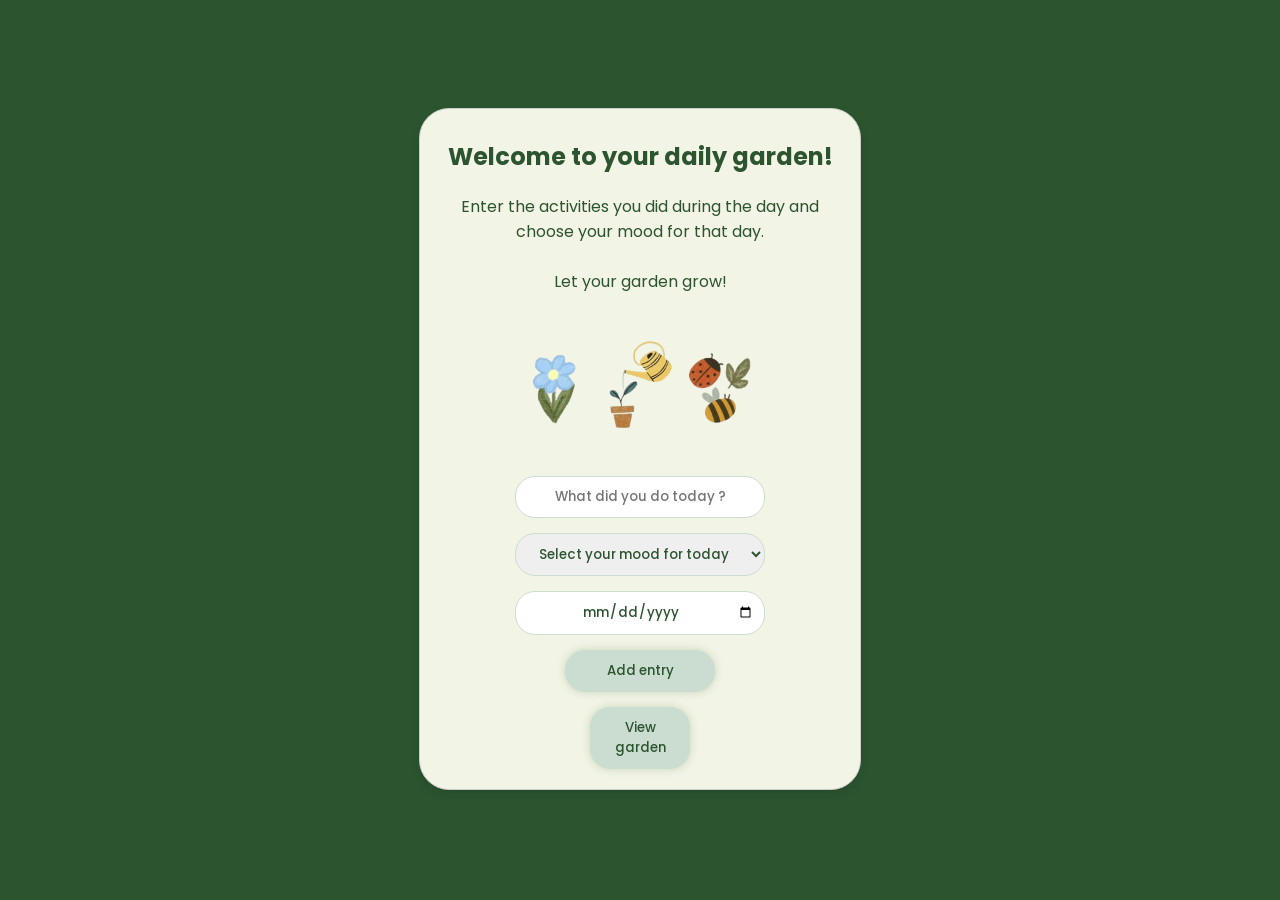
<file: index.html>
<!DOCTYPE html>
<html lang="en">
<head>
    <meta charset="UTF-8">
    <meta name="viewport" content="width=device-width, initial-scale=1.0">
    <title>GROW YOUR GARDEN</title>
    <link rel="stylesheet" href="style.css">
    <link href="https://fonts.googleapis.com/css2?family=Poppins:wght@300;400;600&display=swap" rel="stylesheet">

</head>

<body class="index-body">
      
<div class="container">

   <div class="title">
     <h2>Welcome to your daily garden!</h2>

     <p>Enter the activities you did during the day and choose your mood for that day. <br><br>
      Let your garden grow!</p>
   </div>

   <div class="icons">
     <img src="icons.png" alt="garden collage">
    </div>

  <div class="forms"> 
      <input class="input" type="text" id="activities"name="activities" placeholder="What did you do today ?">
      <select  class="input" name="mood" id="mood">
         <option value="" disabled selected hidden>Select your mood for today</option>
         <option value="Happy">Happy</option>
         <option value="Sad">Sad</option>
         <option value="a">Angry</option>
         <option value="Calm">Calm</option>
         <option value="Tired">Tired</option>
         <option value="Creative">Creative</option>
      </select>

     <input class="input" type="date" id="date" name="date">
     <button class="input" type="button" id="addEntry">Add entry</button>

     <a href="garden.html" >
      <button class="input" id="indexbutton" type="button">View garden</button>
     </a>
 
  </div>


</div>

<script src="script.js"></script>

</body>

</html>
</file>
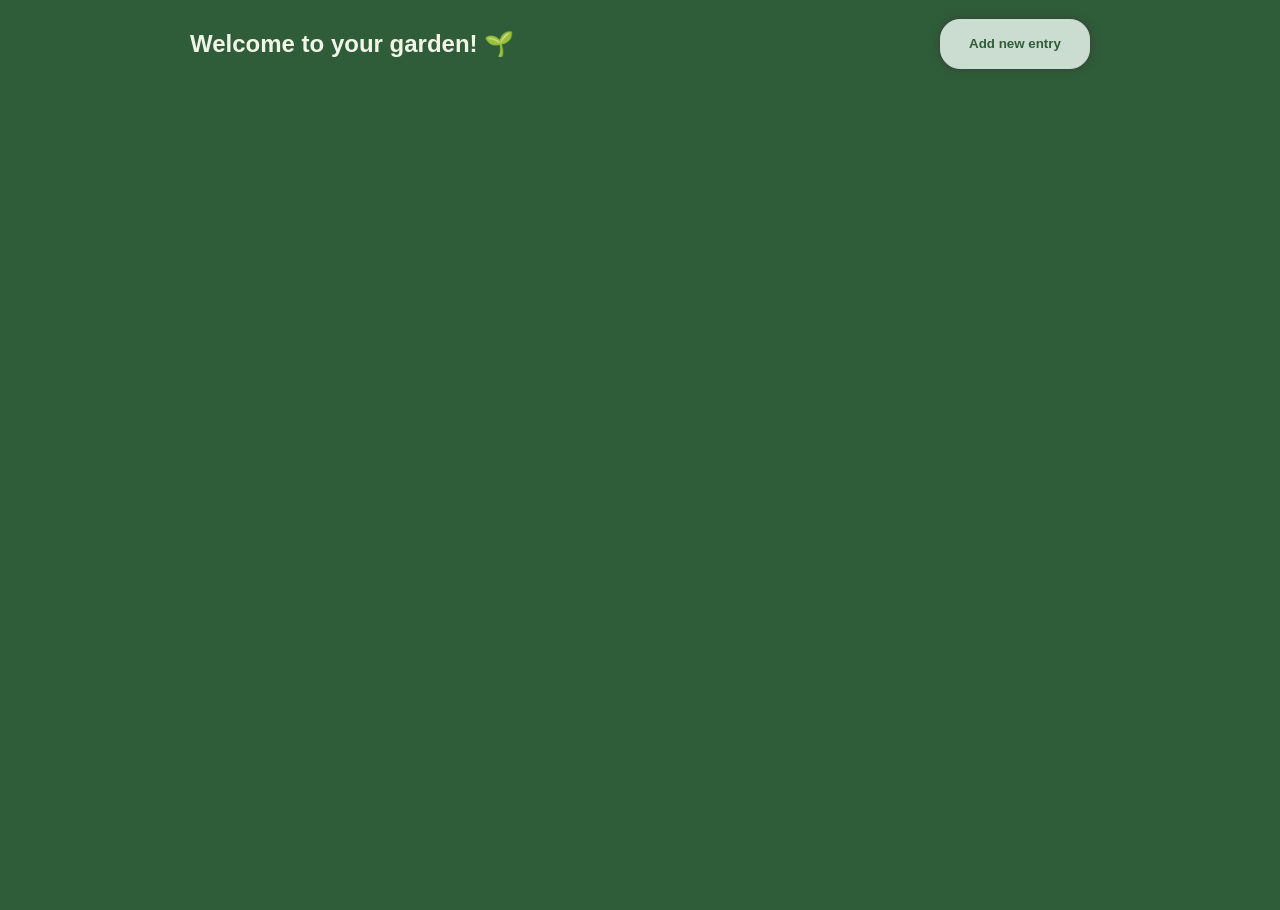
<file: garden.html>
<!DOCTYPE html>
<html lang="en">
<head>
    <meta charset="UTF-8">
    <meta name="viewport" content="width=device-width, initial-scale=1.0">
    <title>YOUR GARDEN</title>
    <link rel="stylesheet" href="style.css">
</head>

<body class="garden-body">

    <div class="garden-container">

      <div class="garden-title">
         <h2>Welcome to your garden! 🌱</h2>

           <a href="index.html" >
              <button id="gardenbutton" type="button">Add new entry</button>
           </a>

      </div>

      <div id="gardenGrid"></div>

    </div>


     <script src="garden.js"></script>

</body>

</html>
</file>
<file: style.css>
.index-body {
   font-family: 'Poppins', 'Montserrat', 'Roboto', sans-serif;
    display: flex;
    justify-content: center;
    align-items: center;
    min-height: 98vh;
     box-sizing: border-box;
    background-color: #2c542f;
  
}
.container {
   display: flex;
   flex-direction: column;
   gap: 10px;
   border: 1px solid #ccc;
   padding: 10px 20px 20px 20px;
   width: 400px;
   border-radius: 30px;
   background-color:#f2f4e6;
   box-shadow: 0 4px 10px rgba(0,0,0,0.1);
   
}

.title{
    text-align: center;
   color:#2c542f;
   
}


.forms{
    margin-top: 10px;
    display: flex;
    flex-direction: column;
    justify-content: center;
    align-items: center;
    gap: 15px;
    
}

.input{
    font-family:inherit;
    color: #2c542f;
    font-weight: 500;
    border: 1px solid  #CBDDD0;
    border-radius: 20px;
    width:250px;
    text-align: center;
    padding:10px;
    box-sizing: border-box;
    
}

#mood{
    cursor:pointer;
}

#addEntry{

 width: 150px;
 background-color: #CBDDD0;
  box-shadow: 0 0 8px #c8d5b9;
  cursor: pointer;

}

#indexbutton{

    width: 100px;
    background-color: #CBDDD0;
    box-shadow: 0 0 8px #c8d5b9;
    cursor: pointer;
}

.garden-body{
    margin: 0;
    min-height: 100vh;
    background-color: #2f5d3a;
    font-family: 'Poppins', sans-serif;
}

.garden-container{
    max-width:900px;
    margin:10px auto;
}

.garden-title{
    display:flex;
    justify-content:space-between;
    align-items:center;
    margin-bottom:40px;
    color: #f2f4e6;
}

#gardenbutton{
    width: 150px;
    height: 50px;
    background-color: #CBDDD0;
    font-weight: 550;
    border-radius: 20px;
   border: 1px solid  #CBDDD0;
   color:  #2f5d3a;
   box-shadow: 0 0 8px #383f37;
   cursor: pointer;
   
}

#gardenGrid{
    display: grid;
    grid-template-columns: repeat(4,1fr);
    gap:20px;
    margin-top: 30px;
}

.garden-card{
    background-color: #f2f4e6;
    color: #112315;
    border-radius: 20px;
    padding: 20px;
    min-height: 150px;
    width:150px;
    display: flex;
    flex-direction: column;
    justify-content: center;
    text-align: center;
    box-shadow: 0 15px 10px rgba(0,0,0,0.1);
}

.garden-card p{
    margin: 8px 0;
    
}

.date{
    font-size: 12px;
    opacity: 0.7;
}

.icons{

 display: flex;
 justify-content: center;
 margin: 0 ;

}

.icons img{
 width:250px;
 
}
</file>
